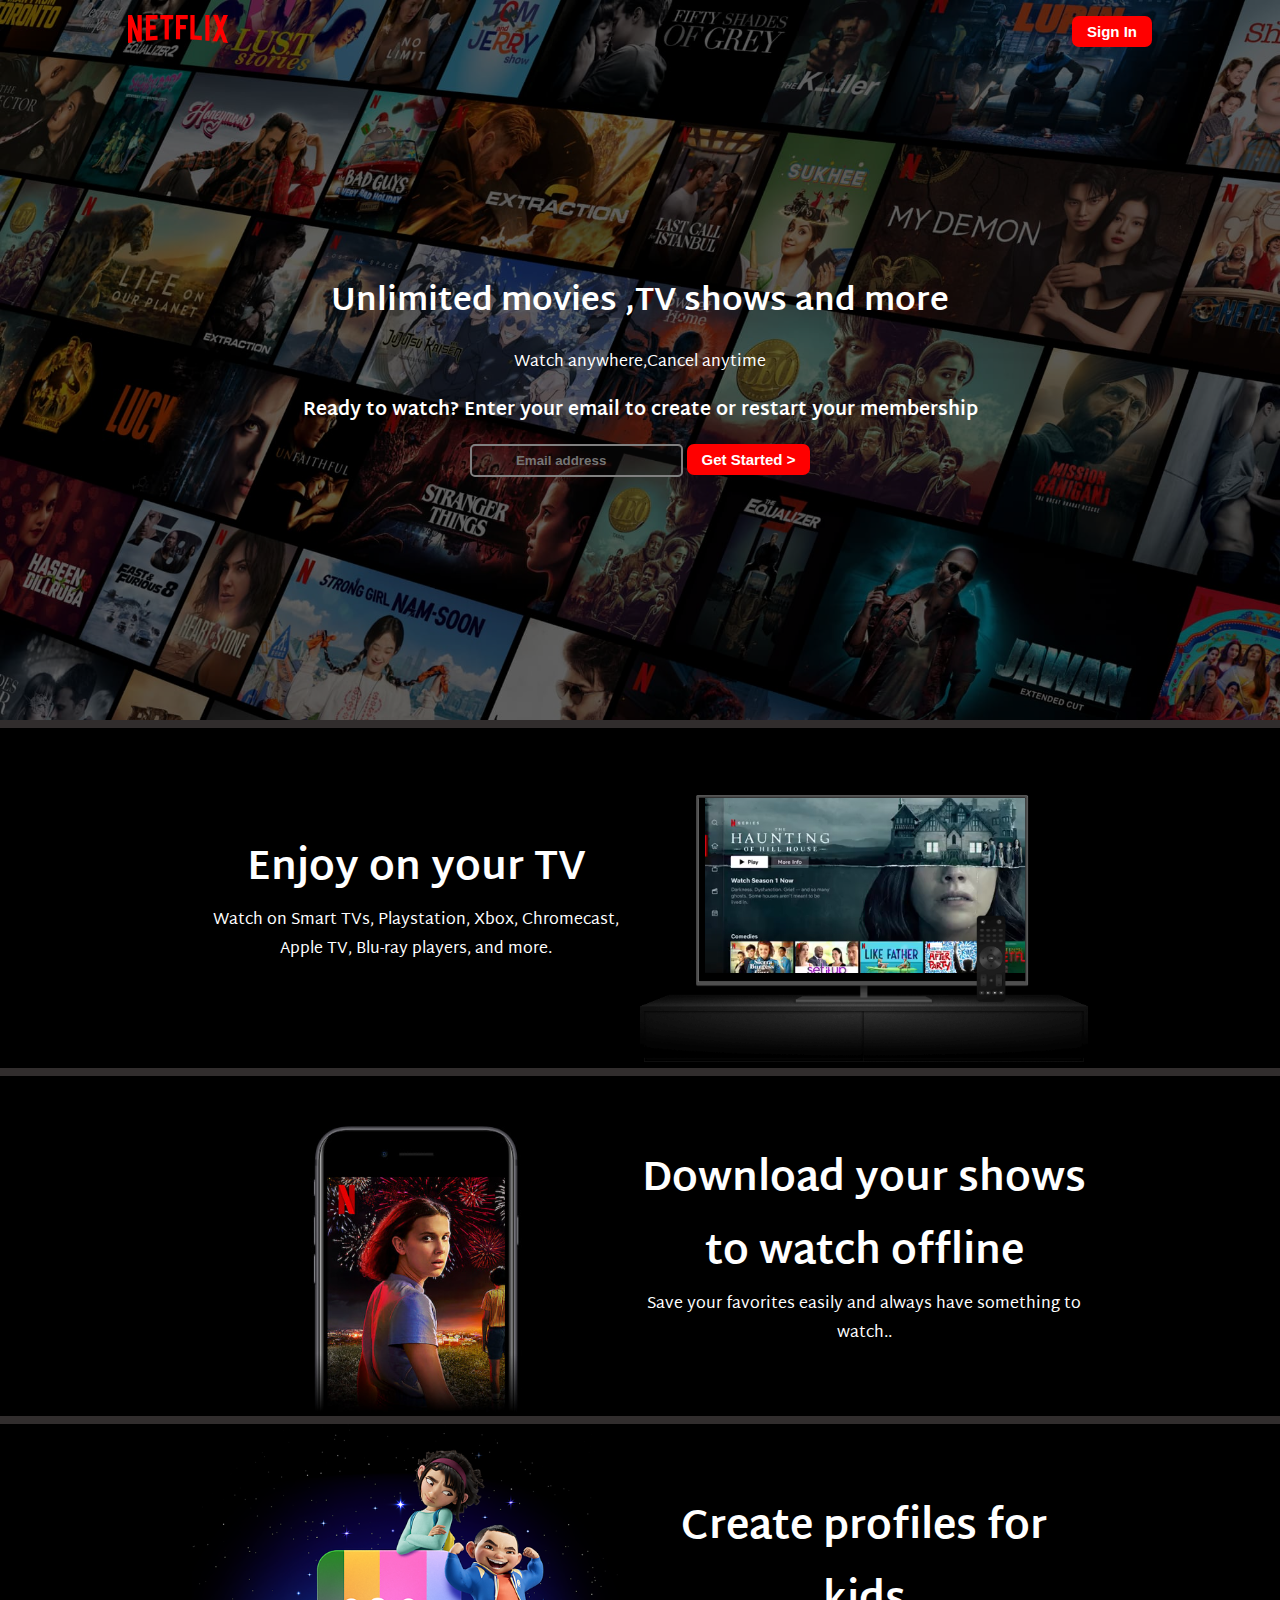
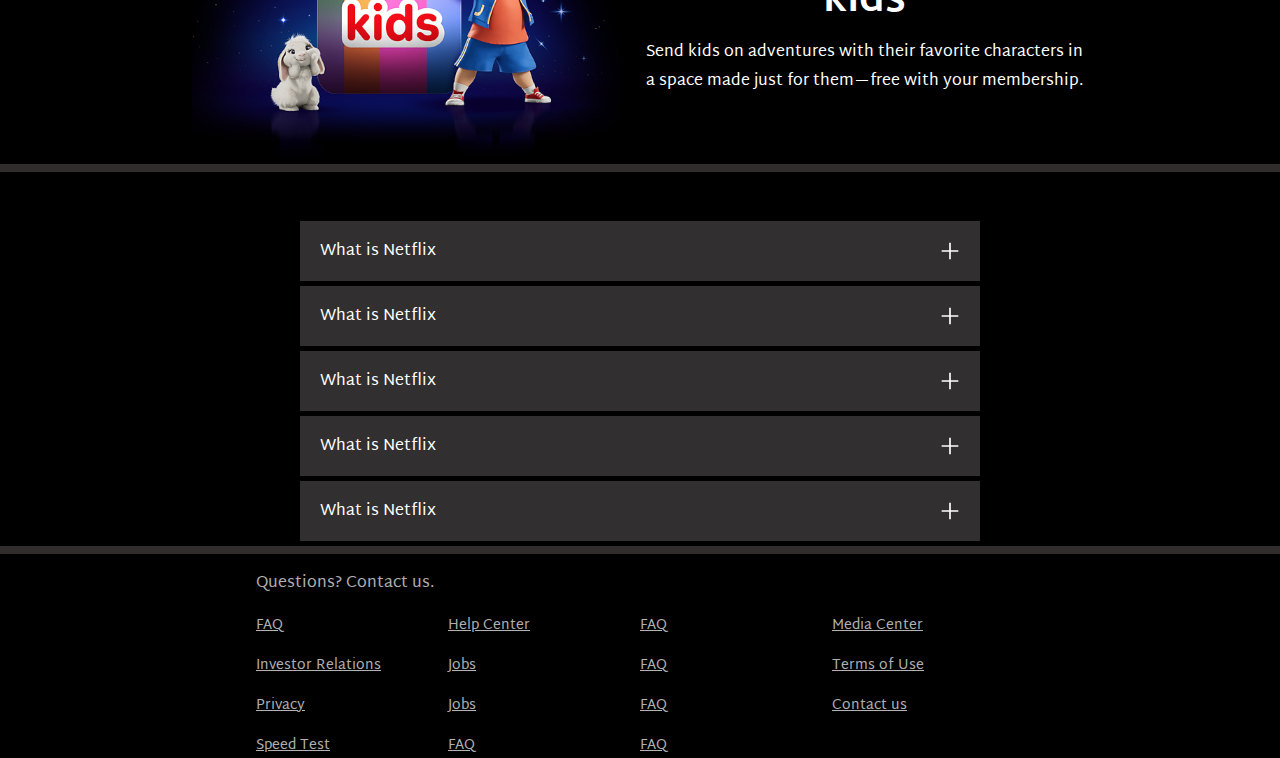
<file: index.html>
<!DOCTYPE html>
<html lang="en">
<head>
    <meta charset="UTF-8">
    <meta name="viewport" content="width=device-width, initial-scale=1.0">
    <title>Netflix Clone</title>
    <link rel="stylesheet" href="main.css">
</head>
<body>
    <div class="main">
        <nav>
        <span><img style="width:100px" src="/images/logo.svg" alt=""></span>
        <span><button class="btn">Sign In</button></span>
    </nav>
        <div class="box">
            </div>
            <div class="headings">
                <h1>Unlimited movies ,TV shows and more</h1>
                <p>Watch anywhere,Cancel anytime</p>
                <h3>Ready to watch? Enter your email to create or restart your membership</h3>
                <div class="flexbutton">
                    <input type="text" placeholder="Email address">
                    <button class="btn">Get Started &gt;</button>
    
             </div>
              </div>
              </div>
              <div class="line"></div>
    <section class="first">
        <div class="text">
            <h1> Enjoy on your TV</h1>
            <p> Watch on Smart TVs, Playstation, Xbox, Chromecast, Apple TV, Blu-ray players, and more.</p>
            </div>
<div class="image">
    <img src="/images/image3.png" alt="">
    <video src="/videos/video1.m4v" autoplay loop muted></video>
</div>

    </section>
    <div class="line"></div>
</div>
<section class="first">
    <div class="image">
        <img src="/images/image2.jpg" alt="">
        </div>
    <div class="text">
        <h1>Download your shows to watch offline</h1>
        <p> Save your favorites easily and always have something to watch..</p>
        </div>
</section>
<div class="line"></div>
</div>
<section class="first">
    <div class="image">
        <img src="/images/image1.png" alt="">
        </div>
    <div class="text">
        <h1>Create profiles for kids</h1>
        <p>Send kids on adventures with their favorite characters in a space made just for them—free with your membership.</p>
        </div>
</section>
<div class="line"></div>

<section class="questions">
    <h2>Frequently Asked Questions</h2>
    <div class="ques"><span>What is Netflix</span>
        <svg xmlns="http://www.w3.org/2000/svg" hieght="20" fill="white" x="0px" y="0px" width="100" height="100" viewBox="0 0 24 24">
            <path fill-rule="evenodd" d="M 11 2 L 11 11 L 2 11 L 2 13 L 11 13 L 11 22 L 13 22 L 13 13 L 22 13 L 22 11 L 13 11 L 13 2 Z"></path>
            </svg>
        </div>
        <div class="ques"><span>What is Netflix</span>
            <svg xmlns="http://www.w3.org/2000/svg" hieght="20" fill="white" x="0px" y="0px" width="100" height="100" viewBox="0 0 24 24">
                <path fill-rule="evenodd" d="M 11 2 L 11 11 L 2 11 L 2 13 L 11 13 L 11 22 L 13 22 L 13 13 L 22 13 L 22 11 L 13 11 L 13 2 Z"></path>
                </svg>
            </div>
            <div class="ques"><span>What is Netflix</span>
                <svg xmlns="http://www.w3.org/2000/svg" hieght="20" fill="white" x="0px" y="0px" width="100" height="100" viewBox="0 0 24 24">
                    <path fill-rule="evenodd" d="M 11 2 L 11 11 L 2 11 L 2 13 L 11 13 L 11 22 L 13 22 L 13 13 L 22 13 L 22 11 L 13 11 L 13 2 Z"></path>
                    </svg>
                </div>
                <div class="ques"><span>What is Netflix</span>
                    <svg xmlns="http://www.w3.org/2000/svg" hieght="20" fill="white" x="0px" y="0px" width="100" height="100" viewBox="0 0 24 24">
                        <path fill-rule="evenodd" d="M 11 2 L 11 11 L 2 11 L 2 13 L 11 13 L 11 22 L 13 22 L 13 13 L 22 13 L 22 11 L 13 11 L 13 2 Z"></path>
                        </svg>
                    </div>
                    <div class="ques"><span>What is Netflix</span>
                        <svg xmlns="http://www.w3.org/2000/svg" hieght="20" fill="white" x="0px" y="0px" width="100" height="100" viewBox="0 0 24 24">
                            <path fill-rule="evenodd" d="M 11 2 L 11 11 L 2 11 L 2 13 L 11 13 L 11 22 L 13 22 L 13 13 L 22 13 L 22 11 L 13 11 L 13 2 Z"></path>
                            </svg>
                        </div>
    </section>
    <div class="line"></div>
    
    <footer>
        <div class="abc">Questions? Contact us.</div>
        <div class="footer">
        <div>
            <a href="">FAQ</a>
            <a href="">Investor Relations</a>
            <a href="">Privacy
            </a>
            <a href="">Speed Test</a>
            
            </div>
            <div>
                <a href="">Help Center</a>
                <a href="">
                    Jobs</a>
                <a href="">
                    Jobs</a>
                <a href="">FAQ</a>
                
                </div>
                <div>
                    <a href="">FAQ</a>
                    <a href="">FAQ</a>
                    <a href="">FAQ</a>
                    <a href="">FAQ</a>
                    
                    </div>
                    <div>
                     
                        <a href="">
                            Media Center</a>
                        <a href="">
                            Terms of Use</a>
                        <a href="">Contact us</a>
                        
                        </div>
                    </div>
                        
    </footer>


    
</div>

    
</body>
</html>
</file>
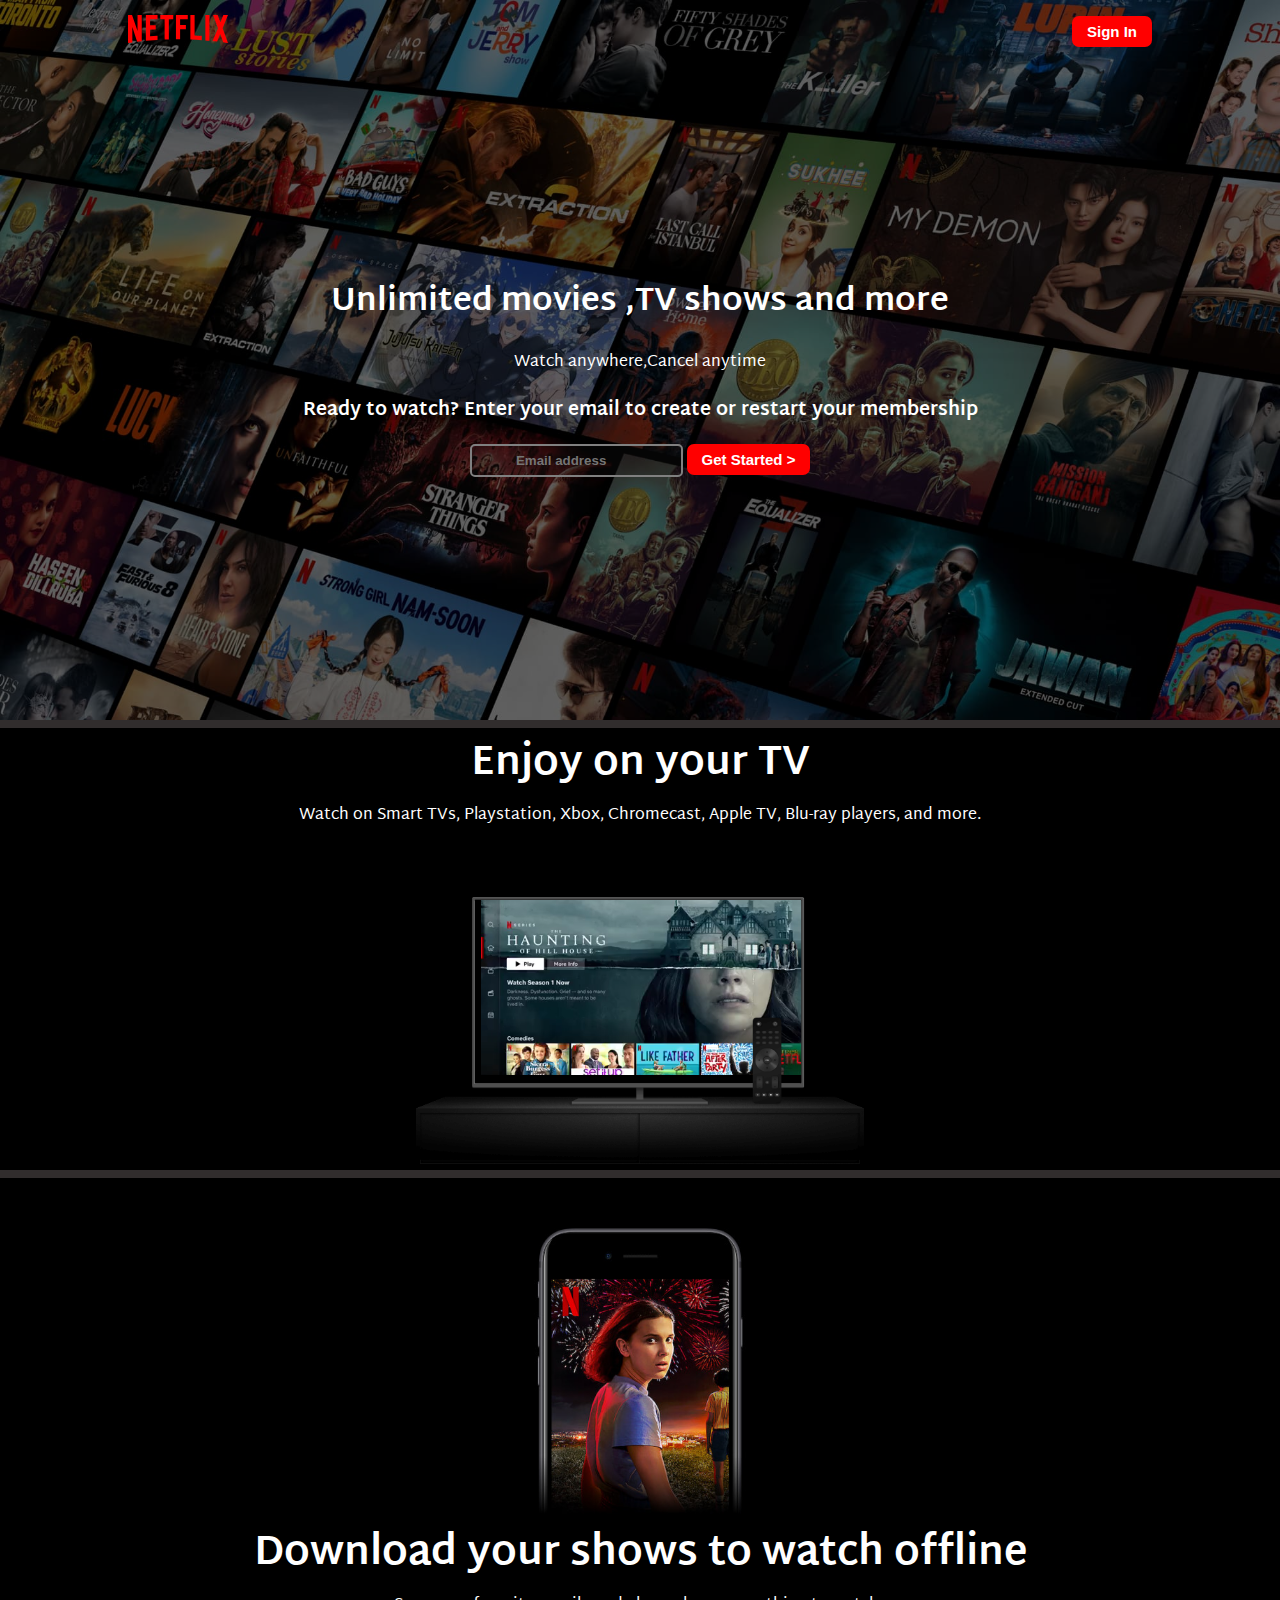
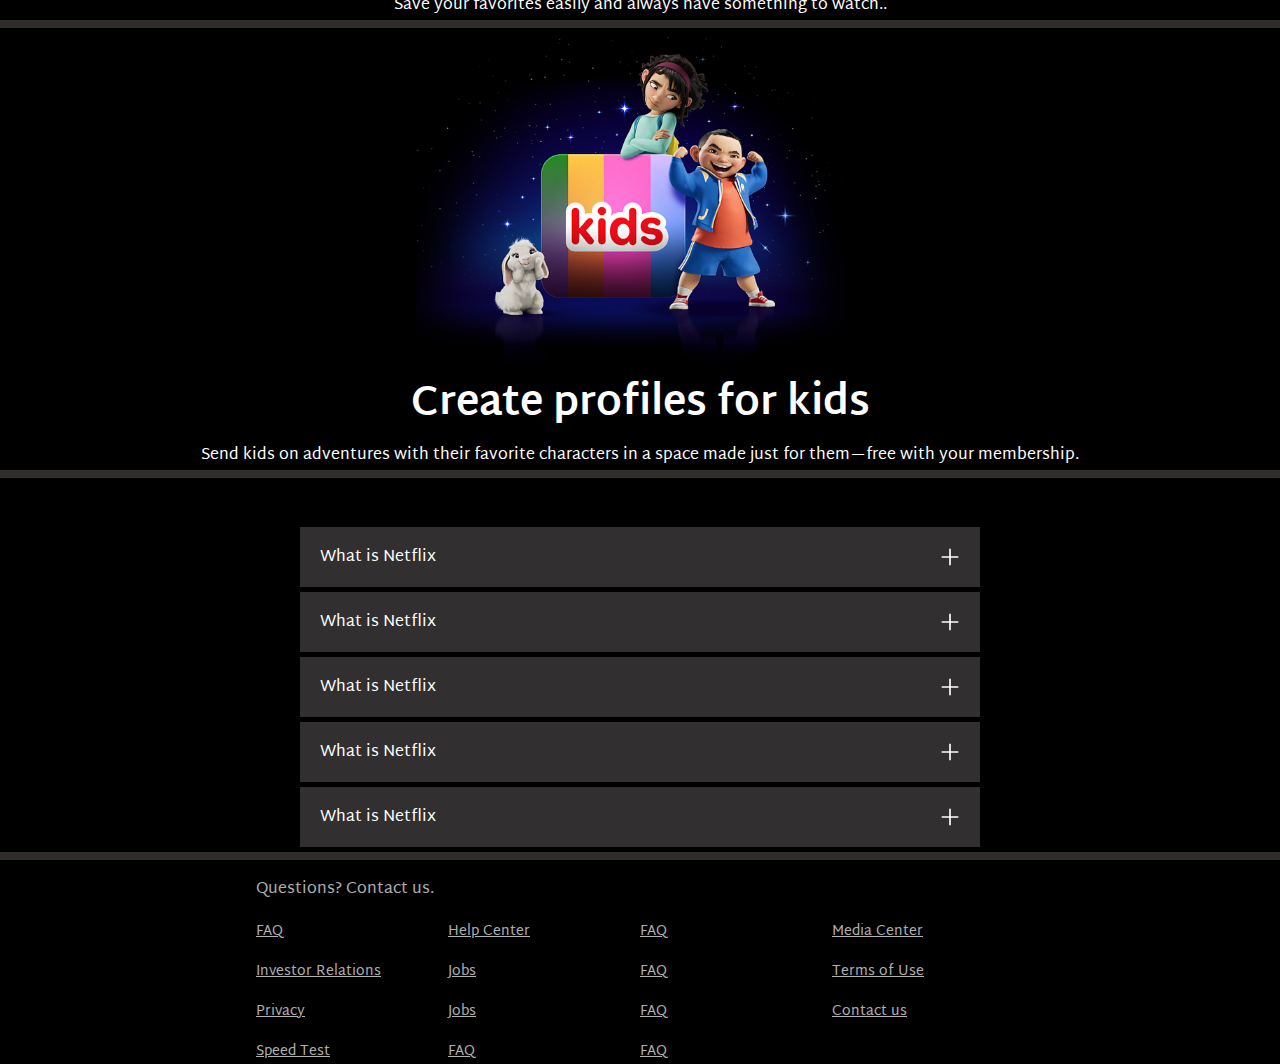
<file: images/Netflix Clone.html>
<!DOCTYPE html>
<!-- saved from url=(0032)http://127.0.0.1:5500/index.html -->
<html lang="en"><head><meta http-equiv="Content-Type" content="text/html; charset=UTF-8">
    
    <meta name="viewport" content="width=device-width, initial-scale=1.0">
    <title>Netflix Clone</title>
    
<link rel="stylesheet" href="./Netflix Clone_files/main.css"></head>
<body>
    <div class="main">
        <nav>
        <span><img style="width:100px" src="./Netflix Clone_files/logo.svg" alt=""></span>
        <span><button class="btn">Sign In</button></span>
    </nav>
        <div class="box">
            </div>
            <div class="headings">
                <h1>Unlimited movies ,TV shows and more</h1>
                <p>Watch anywhere,Cancel anytime</p>
                <h3>Ready to watch? Enter your email to create or restart your membership</h3>
                <div class="flexbutton">
                    <input type="text" placeholder="Email address">
                    <button class="btn">Get Started &gt;</button>
    
             </div>
              </div>
              </div>
              <div class="line"></div>
    <section class="first">
        <div class="text">
            <h1> Enjoy on your TV</h1>
            <p> Watch on Smart TVs, Playstation, Xbox, Chromecast, Apple TV, Blu-ray players, and more.</p>
            </div>
<div class="image">
    <img src="./Netflix Clone_files/image3.png" alt="">
    <video src="/videos/video1.m4v" autoplay="" loop="" muted=""></video>
</div>

    </section>
    <div class="line"></div>

<section class="first">
    <div class="image">
        <img src="./Netflix Clone_files/image2.jpg" alt="">
        </div>
    <div class="text">
        <h1>Download your shows to watch offline</h1>
        <p> Save your favorites easily and always have something to watch..</p>
        </div>
</section>
<div class="line"></div>

<section class="first">
    <div class="image">
        <img src="./Netflix Clone_files/image1.png" alt="">
        </div>
    <div class="text">
        <h1>Create profiles for kids</h1>
        <p>Send kids on adventures with their favorite characters in a space made just for them—free with your membership.</p>
        </div>
</section>
<div class="line"></div>

<section class="questions">
    <h2>Frequently Asked Questions</h2>
    <div class="ques"><span>What is Netflix</span>
        <svg xmlns="http://www.w3.org/2000/svg" hieght="20" fill="white" x="0px" y="0px" width="100" height="100" viewBox="0 0 24 24">
            <path fill-rule="evenodd" d="M 11 2 L 11 11 L 2 11 L 2 13 L 11 13 L 11 22 L 13 22 L 13 13 L 22 13 L 22 11 L 13 11 L 13 2 Z"></path>
            </svg>
        </div>
        <div class="ques"><span>What is Netflix</span>
            <svg xmlns="http://www.w3.org/2000/svg" hieght="20" fill="white" x="0px" y="0px" width="100" height="100" viewBox="0 0 24 24">
                <path fill-rule="evenodd" d="M 11 2 L 11 11 L 2 11 L 2 13 L 11 13 L 11 22 L 13 22 L 13 13 L 22 13 L 22 11 L 13 11 L 13 2 Z"></path>
                </svg>
            </div>
            <div class="ques"><span>What is Netflix</span>
                <svg xmlns="http://www.w3.org/2000/svg" hieght="20" fill="white" x="0px" y="0px" width="100" height="100" viewBox="0 0 24 24">
                    <path fill-rule="evenodd" d="M 11 2 L 11 11 L 2 11 L 2 13 L 11 13 L 11 22 L 13 22 L 13 13 L 22 13 L 22 11 L 13 11 L 13 2 Z"></path>
                    </svg>
                </div>
                <div class="ques"><span>What is Netflix</span>
                    <svg xmlns="http://www.w3.org/2000/svg" hieght="20" fill="white" x="0px" y="0px" width="100" height="100" viewBox="0 0 24 24">
                        <path fill-rule="evenodd" d="M 11 2 L 11 11 L 2 11 L 2 13 L 11 13 L 11 22 L 13 22 L 13 13 L 22 13 L 22 11 L 13 11 L 13 2 Z"></path>
                        </svg>
                    </div>
                    <div class="ques"><span>What is Netflix</span>
                        <svg xmlns="http://www.w3.org/2000/svg" hieght="20" fill="white" x="0px" y="0px" width="100" height="100" viewBox="0 0 24 24">
                            <path fill-rule="evenodd" d="M 11 2 L 11 11 L 2 11 L 2 13 L 11 13 L 11 22 L 13 22 L 13 13 L 22 13 L 22 11 L 13 11 L 13 2 Z"></path>
                            </svg>
                        </div>
    </section>
    <div class="line"></div>
    
    <footer>
        <div class="abc">Questions? Contact us.</div>
        <div class="footer">
        <div>
            <a href="http://127.0.0.1:5500/index.html">FAQ</a>
            <a href="http://127.0.0.1:5500/index.html">Investor Relations</a>
            <a href="http://127.0.0.1:5500/index.html">Privacy
            </a>
            <a href="http://127.0.0.1:5500/index.html">Speed Test</a>
            
            </div>
            <div>
                <a href="http://127.0.0.1:5500/index.html">Help Center</a>
                <a href="http://127.0.0.1:5500/index.html">
                    Jobs</a>
                <a href="http://127.0.0.1:5500/index.html">
                    Jobs</a>
                <a href="http://127.0.0.1:5500/index.html">FAQ</a>
                
                </div>
                <div>
                    <a href="http://127.0.0.1:5500/index.html">FAQ</a>
                    <a href="http://127.0.0.1:5500/index.html">FAQ</a>
                    <a href="http://127.0.0.1:5500/index.html">FAQ</a>
                    <a href="http://127.0.0.1:5500/index.html">FAQ</a>
                    
                    </div>
                    <div>
                     
                        <a href="http://127.0.0.1:5500/index.html">
                            Media Center</a>
                        <a href="http://127.0.0.1:5500/index.html">
                            Terms of Use</a>
                        <a href="http://127.0.0.1:5500/index.html">Contact us</a>
                        
                        </div>
                    </div>
                        
    </footer>


    


    
<!-- Code injected by live-server -->
<script>
	// <![CDATA[  <-- For SVG support
	if ('WebSocket' in window) {
		(function () {
			function refreshCSS() {
				var sheets = [].slice.call(document.getElementsByTagName("link"));
				var head = document.getElementsByTagName("head")[0];
				for (var i = 0; i < sheets.length; ++i) {
					var elem = sheets[i];
					var parent = elem.parentElement || head;
					parent.removeChild(elem);
					var rel = elem.rel;
					if (elem.href && typeof rel != "string" || rel.length == 0 || rel.toLowerCase() == "stylesheet") {
						var url = elem.href.replace(/(&|\?)_cacheOverride=\d+/, '');
						elem.href = url + (url.indexOf('?') >= 0 ? '&' : '?') + '_cacheOverride=' + (new Date().valueOf());
					}
					parent.appendChild(elem);
				}
			}
			var protocol = window.location.protocol === 'http:' ? 'ws://' : 'wss://';
			var address = protocol + window.location.host + window.location.pathname + '/ws';
			var socket = new WebSocket(address);
			socket.onmessage = function (msg) {
				if (msg.data == 'reload') window.location.reload();
				else if (msg.data == 'refreshcss') refreshCSS();
			};
			if (sessionStorage && !sessionStorage.getItem('IsThisFirstTime_Log_From_LiveServer')) {
				console.log('Live reload enabled.');
				sessionStorage.setItem('IsThisFirstTime_Log_From_LiveServer', true);
			}
		})();
	}
	else {
		console.error('Upgrade your browser. This Browser is NOT supported WebSocket for Live-Reloading.');
	}
	// ]]>
</script>

</body></html>
</file>
<file: main.css>
@import url('https://fonts.googleapis.com/css2?family=Martel+Sans:wght@600&display=swap');
body{
    background-color: black;
    
}
* {
    padding: 0px;
    margin: 0px;
}

.main {
    background-image: url('/images/image4.jpg');
    height: 80vh;
    position: relative;
    background-position: center center;
    background-size: 100vw;
}

.box {
    height: 80vh;
    width: 100%;
    background-color: black;
    opacity: 0.5;
    position: absolute;
    top: 0px;
}

nav {

    display: flex;
    justify-content: space-between;
    align-items: center;
    margin: auto;
    max-width: 80vw;
    height: 62px;

}

nav img {
    position: relative;
    z-index: 14;}

nav button {
    position: relative;
    z-index: 14;
}
.headings{
    color:white;
    display:flex;
    align-items: center;
    justify-content: center;
    flex-direction: column;
    position:relative;
    font-family: 'Martel Sans', sans-serif;
   height: 87%;

    }
    .headings :first-child{
        font-weight:bolder;
        text-align:center;
    }
    .headings :nth-child(2){
       margin:16px 0px 0px;
       text-align:center;
    }
    .headings :nth-child(3){
        margin:16px 0px 0px;
        text-align:center;
     }
     .line{
        height:8px;
        background-color:rgb(49, 45, 45);
    }
    .btn{
        padding:7px 15px 7px 15px ;
        font-weight: bold;
        background-color: red;
        font-size: 15px;
        border:none;
        border-radius: 7px;
        color:white;
        cursor:pointer;
    }
    .main input{
        padding:7px 30px 7px 0px;
        background-color: rgba(23,23,23,0.2);
        border: 2px solid grey;
        border-radius: 5px;
        color:white;
}
 
 .first{
    display: flex;
    justify-content: center;
    align-items: center;
    max-width: 70vw;
    margin:auto;
 }
 @media screen and (max-width:1100px){
    .first{
        flex-wrap:wrap;
    }
 }
 section .text{
    color:white;
    text-align: center;
   }
   section img{
    width:35vw;
    position:relative;
    z-index:10;
   }
   .image{
    position:relative;

   }
   .image video{
    position:absolute;
    width:27vw;
    top:51px;
    right:37px;
    }
    section .text h1{
        font-size: 40px;
        font-family: 'Martel Sans', sans-serif;
}
section .text p{
    font-size: 16px;
    font-family: 'Martel Sans', sans-serif;
    
}
.questions h2{
    
    text-align: center;
    font-family: 'Martel Sans', sans-serif;
    font-weight:bolder;
    }
.questions .ques{
    font-family: 'Martel Sans', sans-serif;
    display:flex;
    width:50vw;
    height:60px;
    padding:0px 20px;
    margin:auto;
    align-items:center ;
    justify-content:space-between;
    background-color: rgb(49, 47, 47);
    color:white;
    margin-top:5px;
    margin-bottom: 5px;
  cursor:pointer;
}
.questions .ques:hover{
    background-color: rgb(108, 107, 107);
    
}
.questions .ques svg{
    width:20px;
}
footer{
    color:rgba(255,255,255,0.7);
     max-width: 60vw;
    margin:auto;
    font-family: 'Martel Sans', sans-serif;}
    footer .abc{
       padding:15px 0px;

    }
.footer{
    display:grid;
    grid-template-columns: 1fr 1fr 1fr 1fr;
   
}
.footer div{
    display: flex;
    flex-direction: column;
    gap:15px;
}
.footer a{
   font-size: 14px;
   color:rgba(255,255,255,0.7);
   
}
@media screen and (max-width:1032px){
    .footer{
        display:grid;
        grid-template-columns: 1fr 1fr 1fr ;
       
    }
    .footer div{
        display: flex;
        flex-direction: column;
        gap:15px;
    }
    .footer a{
       font-size: 14px;
       color:rgba(255,255,255,0.7);
       
    }
}
@media screen and (max-width:782px){
    .footer{
        display:grid;
        grid-template-columns: 1fr 1fr ;
       
    }
    .footer div{
        display: flex;
        flex-direction: column;
        gap:15px;
    }
    .footer a{
       font-size: 14px;
       color:rgba(255,255,255,0.7);
       
    }
}
</file>
<file: images/Netflix Clone_files/main.css>
@import url('https://fonts.googleapis.com/css2?family=Martel+Sans:wght@600&display=swap');
body{
    background-color: black;
    
}
* {
    padding: 0px;
    margin: 0px;
}

.main {
    background-image: url('/images/image4.jpg');
    height: 80vh;
    position: relative;
    background-position: center center;
    background-size: 100vw;
}

.box {
    height: 80vh;
    width: 100%;
    background-color: black;
    opacity: 0.5;
    position: absolute;
    top: 0px;
}

nav {

    display: flex;
    justify-content: space-between;
    align-items: center;
    margin: auto;
    max-width: 80vw;
    height: 62px;

}

nav img {
    position: relative;
    z-index: 14;}

nav button {
    position: relative;
    z-index: 14;
}
.headings{
    color:white;
    display:flex;
    align-items: center;
    justify-content: center;
    flex-direction: column;
    position:relative;
    font-family: 'Martel Sans', sans-serif;
   height: 87%;

    }
    .headings :first-child{
        font-weight:bolder;
        text-align:center;
    }
    .headings :nth-child(2){
       margin:16px 0px 0px;
       text-align:center;
    }
    .headings :nth-child(3){
        margin:16px 0px 0px;
        text-align:center;
     }
     .line{
        height:8px;
        background-color:rgb(49, 45, 45);
    }
    .btn{
        padding:7px 15px 7px 15px ;
        font-weight: bold;
        background-color: red;
        font-size: 15px;
        border:none;
        border-radius: 7px;
        color:white;
        cursor:pointer;
    }
    .main input{
        padding:7px 30px 7px 0px;
        background-color: rgba(23,23,23,0.2);
        border: 2px solid grey;
        border-radius: 5px;
        color:white;
}
 
 .first{
    display: flex;
    justify-content: center;
    align-items: center;
    max-width: 70vw;
    margin:auto;
 }
 @media screen and (max-width:1300px){
    .first{
        flex-wrap:wrap;
    }
 }
 section .text{
    color:white;
    text-align: center;
   }
   section img{
    width:35vw;
    position:relative;
    z-index:10;
   }
   .image{
    position:relative;

   }
   .image video{
    position:absolute;
    width:27vw;
    top:51px;
    right:37px;
    }
    section .text h1{
        font-size: 40px;
        font-family: 'Martel Sans', sans-serif;
}
section .text p{
    font-size: 16px;
    font-family: 'Martel Sans', sans-serif;
    
}
.questions h2{
    
    text-align: center;
    font-family: 'Martel Sans', sans-serif;
    font-weight:bolder;
    }
.questions .ques{
    font-family: 'Martel Sans', sans-serif;
    display:flex;
    width:50vw;
    height:60px;
    padding:0px 20px;
    margin:auto;
    align-items:center ;
    justify-content:space-between;
    background-color: rgb(49, 47, 47);
    color:white;
    margin-top:5px;
    margin-bottom: 5px;
  cursor:pointer;
}
.questions .ques:hover{
    background-color: rgb(108, 107, 107);
    
}
.questions .ques svg{
    width:20px;
}
footer{
    color:rgba(255,255,255,0.7);
     max-width: 60vw;
    margin:auto;
    font-family: 'Martel Sans', sans-serif;}
    footer .abc{
       padding:15px 0px;

    }
.footer{
    display:grid;
    grid-template-columns: 1fr 1fr 1fr 1fr;
   
}
.footer div{
    display: flex;
    flex-direction: column;
    gap:15px;
}
.footer a{
   font-size: 14px;
   color:rgba(255,255,255,0.7);
   
}
@media screen and (max-width:1032px){
    .footer{
        display:grid;
        grid-template-columns: 1fr 1fr 1fr ;
       
    }
    .footer div{
        display: flex;
        flex-direction: column;
        gap:15px;
    }
    .footer a{
       font-size: 14px;
       color:rgba(255,255,255,0.7);
       
    }
}
@media screen and (max-width:782px){
    .footer{
        display:grid;
        grid-template-columns: 1fr 1fr ;
       
    }
    .footer div{
        display: flex;
        flex-direction: column;
        gap:15px;
    }
    .footer a{
       font-size: 14px;
       color:rgba(255,255,255,0.7);
       
    }
}
</file>
